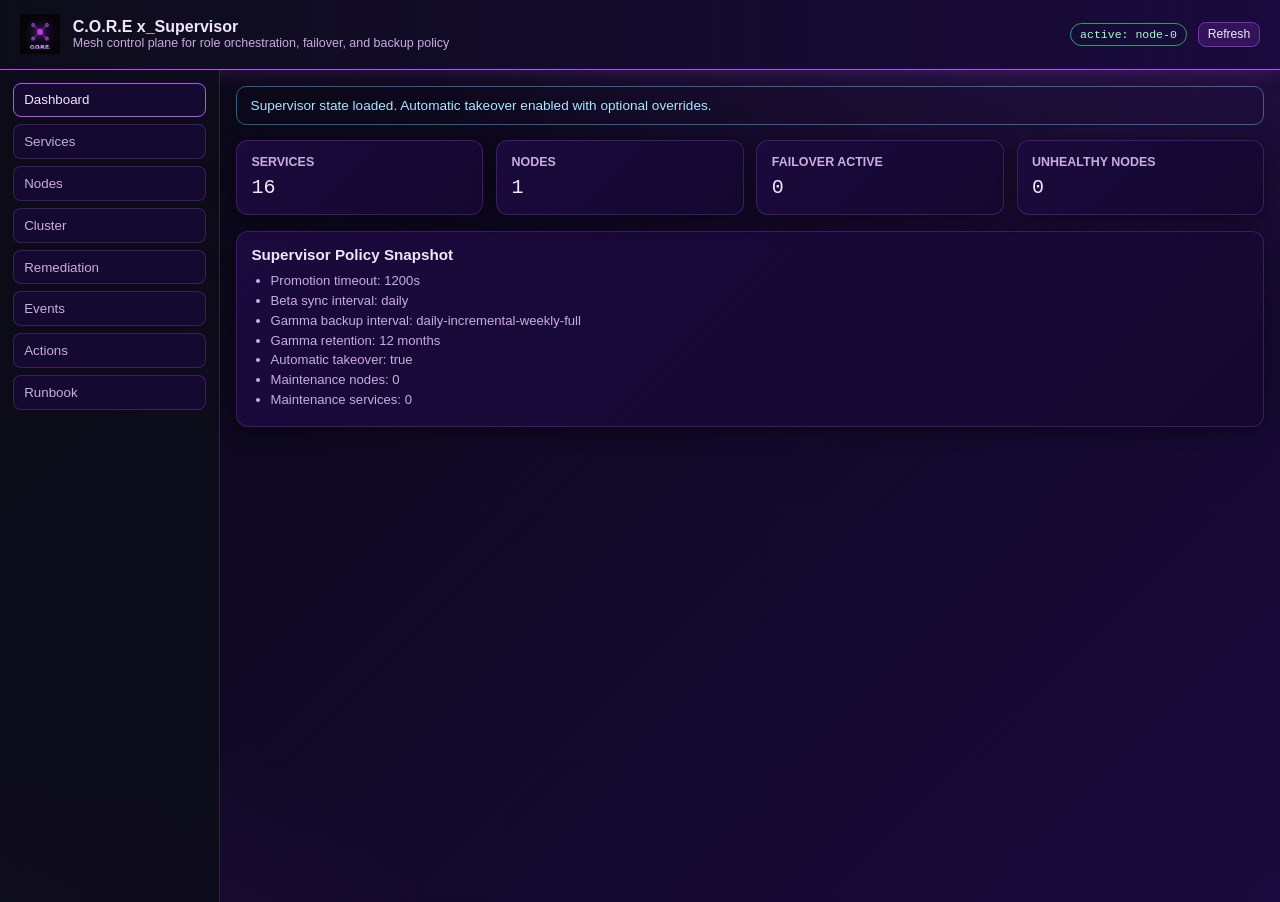
<file: src/x_Supervisor/index.html>
<!DOCTYPE html>
<html lang="en">
<head>
  <meta charset="UTF-8" />
  <meta name="viewport" content="width=device-width, initial-scale=1.0" />
  <title>C.O.R.E x_Supervisor Console</title>
  <link rel="stylesheet" href="style.css" />
</head>
<body>
  <header class="topbar">
    <div class="brand">
      <img src="logo.png" alt="C.O.R.E logo" class="logo" />
      <div>
        <h1>C.O.R.E x_Supervisor</h1>
        <p>Mesh control plane for role orchestration, failover, and backup policy</p>
      </div>
    </div>
    <div class="topbar-right">
      <span id="active-supervisor" class="badge info">active: unknown</span>
      <button id="refresh-btn" class="btn small">Refresh</button>
    </div>
  </header>

  <main class="layout">
    <nav class="sidebar" aria-label="Supervisor sections">
      <button class="tab active" data-view="dashboard">Dashboard</button>
      <button class="tab" data-view="services">Services</button>
      <button class="tab" data-view="nodes">Nodes</button>
      <button class="tab" data-view="cluster">Cluster</button>
      <button class="tab" data-view="remediation">Remediation</button>
      <button class="tab" data-view="events">Events</button>
      <button class="tab" data-view="actions">Actions</button>
      <button class="tab" data-view="runbook">Runbook</button>
    </nav>

    <section class="content">
      <div id="banner" class="banner info">Loading supervisor data...</div>

      <section id="view-dashboard" class="view active">
        <div class="metric-grid">
          <article class="metric-card">
            <h2>Services</h2>
            <p id="metric-services">0</p>
          </article>
          <article class="metric-card">
            <h2>Nodes</h2>
            <p id="metric-nodes">0</p>
          </article>
          <article class="metric-card">
            <h2>Failover Active</h2>
            <p id="metric-failover">0</p>
          </article>
          <article class="metric-card">
            <h2>Unhealthy Nodes</h2>
            <p id="metric-unhealthy">0</p>
          </article>
        </div>
        <div class="panel">
          <h3>Supervisor Policy Snapshot</h3>
          <ul id="policy-list" class="kv-list"></ul>
        </div>
      </section>

      <section id="view-services" class="view">
        <div class="panel">
          <h3>Service Registry</h3>
          <table>
            <thead>
              <tr>
                <th>ID</th>
                <th>Status</th>
                <th>Domain</th>
                <th>Containerized</th>
                <th>Alpha</th>
                <th>Beta</th>
                <th>Gamma</th>
              </tr>
            </thead>
            <tbody id="services-body"></tbody>
          </table>
        </div>
      </section>

      <section id="view-nodes" class="view">
        <div class="panel">
          <h3>Node Registry</h3>
          <table>
            <thead>
              <tr>
                <th>ID</th>
                <th>Hostname</th>
                <th>Netbird IP</th>
                <th>Healthy</th>
                <th>Supervisor</th>
                <th>Sub-Supervisor</th>
                <th>Alpha Count</th>
                <th>Beta Count</th>
                <th>Gamma Count</th>
              </tr>
            </thead>
            <tbody id="nodes-body"></tbody>
          </table>
        </div>
      </section>

      <section id="view-events" class="view">
        <div class="panel">
          <h3>Immutable Action Log</h3>
          <div id="events-list" class="event-list"></div>
        </div>
      </section>

      <section id="view-cluster" class="view">
        <div class="panel">
          <h3>Cluster Consensus State</h3>
          <div id="consensus-details" class="kv-list"></div>
        </div>
      </section>

      <section id="view-remediation" class="view">
        <div class="panel">
          <h3>Node Remediation & Health</h3>
          <div id="remediation-details" class="kv-list"></div>
        </div>
      </section>

      <section id="view-actions" class="view">
        <div class="panel">
          <h3>Operator Actions</h3>
          <p>Generate backend shell commands for execution on the supervisor host.</p>

          <div class="form-grid">
            <div>
              <label for="action-service">Service</label>
              <select id="action-service"></select>
            </div>
            <div>
              <label for="action-role">Role</label>
              <select id="action-role">
                <option value="alpha">alpha</option>
                <option value="beta">beta</option>
                <option value="gamma">gamma</option>
              </select>
            </div>
            <div>
              <label for="action-node">Node ID</label>
              <select id="action-node"></select>
            </div>
            <div class="form-row">
              <button id="btn-assign" class="btn">Generate assign-role</button>
            </div>

            <div>
              <label for="health-node">Node Health Target</label>
              <select id="health-node"></select>
            </div>
            <div>
              <label for="health-value">Healthy</label>
              <select id="health-value">
                <option value="true">true</option>
                <option value="false">false</option>
              </select>
            </div>
            <div class="form-row">
              <button id="btn-health" class="btn">Generate set-node-health</button>
            </div>

            <div>
              <label for="force-node">Force Active Supervisor</label>
              <select id="force-node"></select>
            </div>
            <div class="form-row">
              <button id="btn-force" class="btn warn">Generate set-force-active</button>
            </div>

            <div class="form-row wide">
              <button id="btn-cycle" class="btn">Generate run-cycle --execute</button>
            </div>
          </div>

          <div style="border-top: 1px solid var(--border-subtle); margin-top: 1.2rem; padding-top: 1.2rem;">
            <h4>Node Remediation & Cluster Management</h4>
            
            <div class="form-grid">
              <div>
                <label for="remediation-node">Remediation Target Node</label>
                <select id="remediation-node"></select>
              </div>
              <div class="form-row">
                <button id="btn-remediate-node" class="btn">Generate assess-and-remediate</button>
              </div>

              <div>
                <label for="quarantine-node">Quarantine Node</label>
                <select id="quarantine-node"></select>
              </div>
              <div class="form-row">
                <button id="btn-quarantine-node" class="btn warn">Generate quarantine</button>
              </div>

              <div class="form-row wide">
                <button id="btn-cleanup-backups" class="btn">Generate cleanup_backups</button>
              </div>

              <div class="form-row wide">
                <button id="btn-cluster-init" class="btn">Generate cluster init</button>
              </div>

              <div class="form-row wide">
                <button id="btn-cluster-health" class="btn">Generate cluster health check</button>
              </div>
            </div>
          </div>

          <label for="command-output">Generated command</label>
          <textarea id="command-output" rows="5" readonly></textarea>
        </div>
      </section>

      <section id="view-runbook" class="view">
        <div class="panel">
          <h3>Runbook</h3>
          <ol>
            <li>Run <code>bin/supervisor.sh discover-nodes</code> to refresh Netbird inventory.</li>
            <li>Run <code>bin/supervisor.sh run-cycle --execute</code> to evaluate failover and apply actions.</li>
            <li>Use <code>set-maintenance</code> before planned disruption.</li>
            <li>Use manual overrides only when automation cannot satisfy policy constraints.</li>
          </ol>
        </div>
      </section>
    </section>
  </main>

  <script src="app.js"></script>
</body>
</html>
</file>
<file: src/x_Supervisor/style.css>
:root {
  --background-base: #080812;
  --background-elev-1: #0d0d1a;
  --background-elev-2: #130a2b;
  --surface-card: #1a0a3d;
  --surface-card-alt: #14082f;
  --primary-dark: #0d0d1a;
  --primary-medium: #1a0a3d;
  --primary-bright: #3a156d;
  --accent-neon: #b44fff;
  --accent-dim: #7a2fb5;
  --accent-shimmer: #d28bff;
  --accent-glow: rgba(180, 79, 255, 0.25);
  --text-primary: #f1e6ff;
  --text-secondary: #c8addf;
  --text-muted: #9f87b6;
  --status-success: #39ff8a;
  --status-info: #56c7ff;
  --status-warn: #ffc14d;
  --status-error: #ff4466;
  --border-subtle: rgba(180, 79, 255, 0.25);
  --shadow-soft: 0 4px 20px rgba(0, 0, 0, 0.45);
}

* {
  box-sizing: border-box;
}

body {
  margin: 0;
  min-height: 100vh;
  font-family: "Inter", "Segoe UI", sans-serif;
  color: var(--text-primary);
  background:
    radial-gradient(1200px 700px at 85% -10%, rgba(180, 79, 255, 0.12), transparent 60%),
    radial-gradient(900px 500px at -10% 110%, rgba(122, 47, 181, 0.16), transparent 65%),
    linear-gradient(135deg, var(--background-base) 0%, var(--primary-medium) 100%);
}

.topbar {
  display: flex;
  justify-content: space-between;
  align-items: center;
  padding: 0.9rem 1.25rem;
  border-bottom: 1px solid var(--accent-neon);
  background: linear-gradient(90deg, var(--primary-dark), var(--primary-medium));
  box-shadow: 0 0 20px var(--accent-glow);
}

.brand {
  display: flex;
  align-items: center;
  gap: 0.8rem;
}

.logo {
  width: 40px;
  height: 40px;
  object-fit: contain;
  flex-shrink: 0;
}

.brand h1 {
  margin: 0;
  font-size: 1rem;
}

.brand p {
  margin: 0;
  color: var(--text-secondary);
  font-size: 0.78rem;
}

.topbar-right {
  display: flex;
  gap: 0.7rem;
  align-items: center;
}

.layout {
  display: grid;
  grid-template-columns: 220px 1fr;
  min-height: calc(100vh - 68px);
}

.sidebar {
  border-right: 1px solid var(--border-subtle);
  background: rgba(13, 13, 26, 0.88);
  padding: 0.8rem;
  display: flex;
  flex-direction: column;
  gap: 0.45rem;
}

.tab {
  border: 1px solid var(--border-subtle);
  background: rgba(26, 10, 61, 0.65);
  color: var(--text-secondary);
  padding: 0.55rem 0.65rem;
  text-align: left;
  border-radius: 8px;
  cursor: pointer;
}

.tab:hover,
.tab.active {
  border-color: var(--accent-neon);
  color: var(--text-primary);
}

.content {
  padding: 1rem;
}

.view {
  display: none;
}

.view.active {
  display: block;
}

.banner {
  border: 1px solid var(--border-subtle);
  border-radius: 10px;
  padding: 0.7rem 0.85rem;
  margin-bottom: 0.9rem;
  font-size: 0.85rem;
}

.banner.info {
  border-color: rgba(86, 199, 255, 0.45);
  color: #a9e7ff;
}

.banner.warn {
  border-color: rgba(255, 193, 77, 0.6);
  color: #ffd88d;
}

.banner.critical {
  border-color: rgba(255, 68, 102, 0.75);
  color: #ffc2cf;
}

.metric-grid {
  display: grid;
  grid-template-columns: repeat(4, minmax(140px, 1fr));
  gap: 0.8rem;
  margin-bottom: 1rem;
}

.metric-card,
.panel {
  background: linear-gradient(135deg, var(--surface-card), var(--surface-card-alt));
  border: 1px solid var(--border-subtle);
  border-radius: 12px;
  padding: 0.9rem;
  box-shadow: var(--shadow-soft);
}

.metric-card h2 {
  margin: 0;
  color: var(--text-secondary);
  font-size: 0.78rem;
  text-transform: uppercase;
}

.metric-card p {
  margin: 0.45rem 0 0;
  font-family: "JetBrains Mono", "Consolas", monospace;
  font-size: 1.25rem;
}

.panel h3 {
  margin: 0 0 0.65rem;
  font-size: 0.95rem;
}

.kv-list {
  margin: 0;
  padding-left: 1.2rem;
  color: var(--text-secondary);
}

.kv-list li {
  margin-bottom: 0.3rem;
  font-size: 0.82rem;
}

.kv-list dl {
  margin: 0;
  padding: 0;
  display: grid;
  grid-template-columns: auto 1fr;
  gap: 1rem 1.5rem;
}

.kv-list dt {
  font-weight: 500;
  color: var(--text-secondary);
  font-size: 0.82rem;
  text-align: right;
}

.kv-list dd {
  margin: 0;
  color: var(--text-primary);
  font-size: 0.82rem;
  font-family: "JetBrains Mono", "Consolas", monospace;
}

table {
  width: 100%;
  border-collapse: collapse;
  font-size: 0.82rem;
}

th,
td {
  border-bottom: 1px solid rgba(180, 79, 255, 0.2);
  text-align: left;
  padding: 0.42rem 0.36rem;
}

th {
  color: var(--text-secondary);
  font-family: "JetBrains Mono", "Consolas", monospace;
  font-size: 0.72rem;
}

.event-list {
  max-height: 420px;
  overflow: auto;
  display: grid;
  gap: 0.5rem;
}

.event {
  border: 1px solid var(--border-subtle);
  border-radius: 8px;
  padding: 0.55rem;
  background: rgba(13, 13, 26, 0.6);
  font-size: 0.78rem;
}

.event .meta {
  color: var(--text-muted);
  font-family: "JetBrains Mono", "Consolas", monospace;
  margin-bottom: 0.2rem;
}

.form-grid {
  display: grid;
  grid-template-columns: repeat(3, minmax(160px, 1fr));
  gap: 0.7rem;
  margin-bottom: 0.7rem;
}

.form-row {
  display: flex;
  align-items: end;
}

.form-row.wide {
  grid-column: 1 / -1;
}

label {
  display: block;
  margin-bottom: 0.25rem;
  color: var(--text-secondary);
  font-size: 0.76rem;
}

select,
textarea {
  width: 100%;
  border: 1px solid var(--border-subtle);
  border-radius: 8px;
  background: rgba(8, 8, 18, 0.9);
  color: var(--text-primary);
  padding: 0.45rem;
}

textarea {
  font-family: "JetBrains Mono", "Consolas", monospace;
}

.btn {
  border: 1px solid var(--accent-dim);
  background: rgba(180, 79, 255, 0.16);
  color: var(--text-primary);
  border-radius: 8px;
  padding: 0.46rem 0.7rem;
  cursor: pointer;
}

.btn:hover {
  border-color: var(--accent-neon);
}

.btn.small {
  padding: 0.3rem 0.55rem;
  font-size: 0.76rem;
}

.btn.warn {
  border-color: rgba(255, 193, 77, 0.55);
  background: rgba(255, 193, 77, 0.12);
}

.badge {
  font-size: 0.72rem;
  border-radius: 999px;
  padding: 0.25rem 0.55rem;
  border: 1px solid var(--border-subtle);
  font-family: "JetBrains Mono", "Consolas", monospace;
}

.badge.info {
  border-color: rgba(86, 199, 255, 0.6);
  color: #98deff;
}

.badge.ok {
  border-color: rgba(57, 255, 138, 0.6);
  color: #9dffc9;
}

.badge.down {
  border-color: rgba(255, 68, 102, 0.75);
  color: #ffc2cf;
}

@media (max-width: 1024px) {
  .layout {
    grid-template-columns: 1fr;
  }

  .sidebar {
    border-right: 0;
    border-bottom: 1px solid var(--border-subtle);
    flex-direction: row;
    overflow-x: auto;
  }

  .metric-grid {
    grid-template-columns: repeat(2, minmax(140px, 1fr));
  }

  .form-grid {
    grid-template-columns: repeat(2, minmax(160px, 1fr));
  }
}

@media (prefers-reduced-motion: reduce) {
  *,
  *::before,
  *::after {
    animation-duration: 1ms !important;
    animation-iteration-count: 1 !important;
    transition-duration: 1ms !important;
    scroll-behavior: auto !important;
  }
}
</file>
